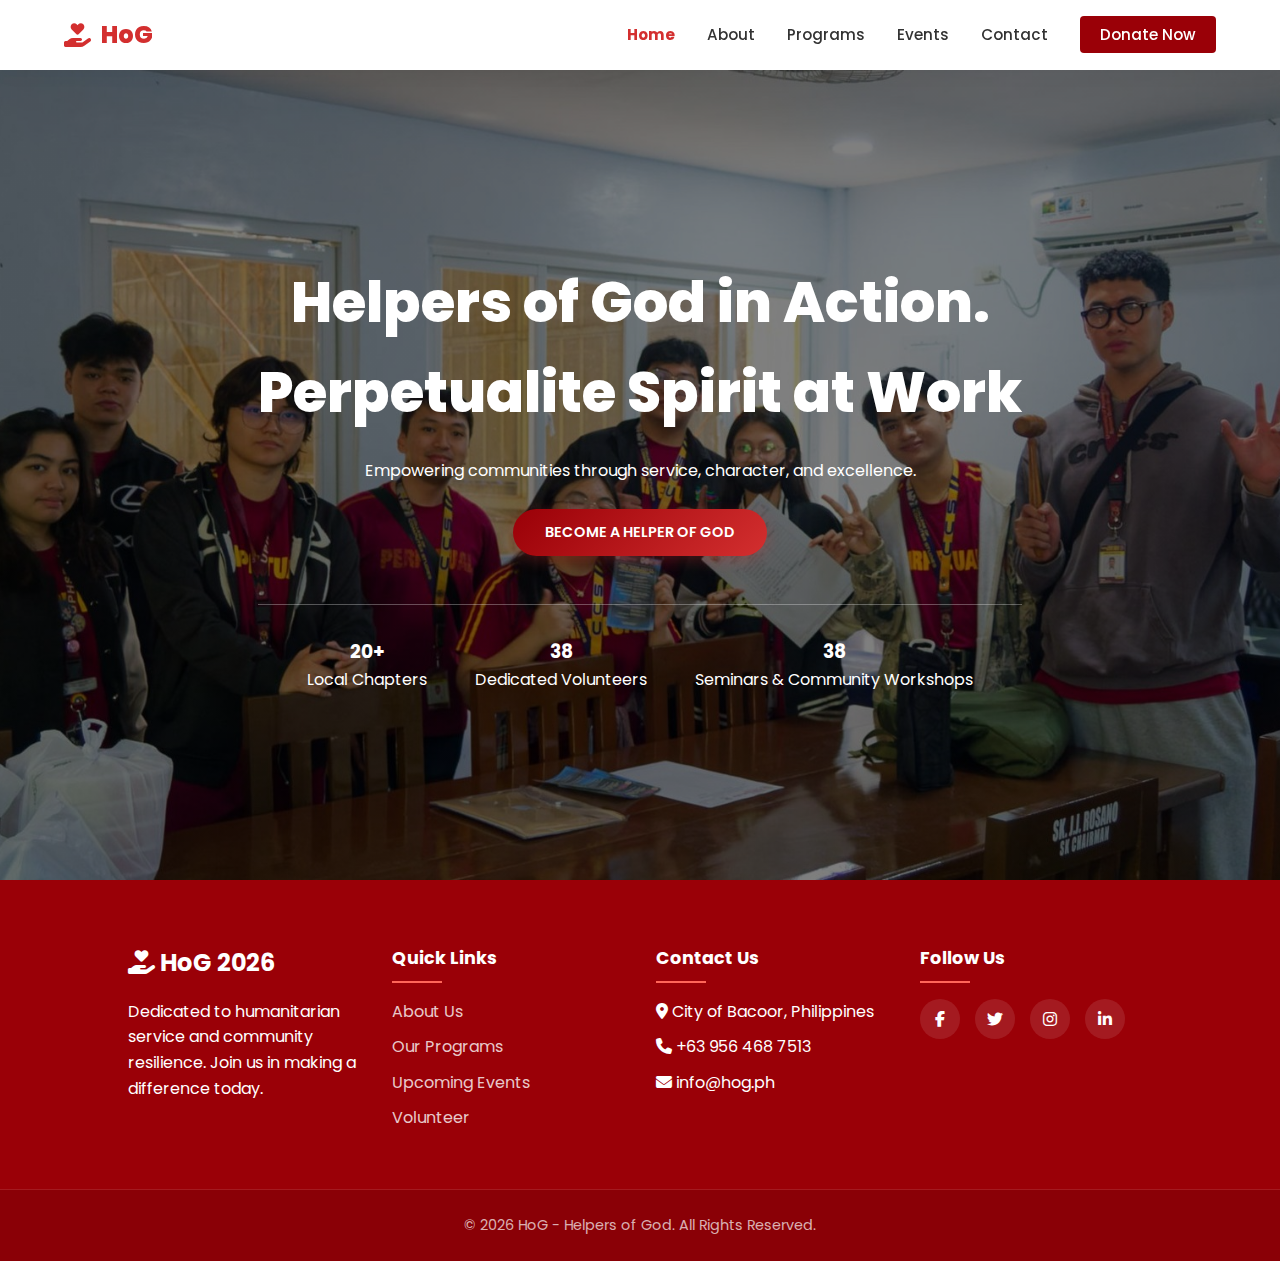
<file: index.html>
<!DOCTYPE html>
<html lang="en">
<head>
    <meta charset="UTF-8">
    <meta name="viewport" content="width=device-width, initial-scale=1.0">
    <title> Home | HoG - Helpers of God</title>
    <link rel="stylesheet" href="css/style.css">
    <link rel="shortcut icon" type="image/x-icon" href="assets/images/branding/hog.png"/>
    <link rel="stylesheet" href="https://cdnjs.cloudflare.com/ajax/libs/font-awesome/6.4.0/css/all.min.css">
    <script src="js/script.js" defer></script>
</head>
<body>
    <nav>
        <div class="logo"><i class="fa-solid fa-hand-holding-heart"></i> HoG</div>
        <ul class="nav-links">
            <li><a href="index.html" class="active">Home</a></li>
            <li><a href="pages/about.html">About</a></li>
            <li><a href="pages/programs.html">Programs</a></li>
            <li><a href="pages/events.html">Events</a></li>
            <li><a href="pages/contact.html">Contact</a></li>
            <li><a href="pages/donate.html" class="donate-nav-btn">Donate Now</a></li>
        </ul>
    </nav>

    <header class="hero">
        <div class="hero-content">
            <h1>Helpers of God in Action.<br>Perpetualite Spirit at Work</h1>
            <p>Empowering communities through service, character, and excellence.</p>
            <br>
            <a href="pages/contact.html" class="btn btn-primary">Become a Helper of God</a>
            
            <div class="hero-stats">
                <div class="stat-item"><h3 data-target="20">0</h3><p>Local Chapters</p></div>
                <div class="stat-item"><h3 data-target="100">0</h3><p>Dedicated Volunteers</p></div>
                <div class="stat-item"><h3 data-target="50">0</h3><p>Seminars & Community Workshops</p></div>
            </div>
        </div>
    </header>

<div id="urgentTicker" class="alert-ticker" style="text-align: left; display: none;">
    <div style="margin-bottom: 8px;">
        <strong>Relief Operations in Progress.</strong> 
        Stand With Those in Need.
    </div>
    
    <div>
        <a href="pages/donate.html" style="color: white; font-weight: 700; text-decoration: none;">
            <span style="text-decoration: underline;">Help Now</span> 
            <i class="fa-solid fa-arrow-right" style="margin-left: 5px;"></i>
        </a>
    </div>
</div>
    <footer>
        <div class="footer-container">
            <div class="footer-col">
                <h3><i class="fa-solid fa-hand-holding-heart"></i> HoG 2026</h3>
                <p>Dedicated to humanitarian service and community resilience. Join us in making a difference today.</p>
            </div>

            <div class="footer-col">
                <h4>Quick Links</h4>
                <ul>
                    <li><a href="pages/about.html">About Us</a></li>
                    <li><a href="pages/programs.html">Our Programs</a></li>
                    <li><a href="pages/events.html">Upcoming Events</a></li>
                    <li><a href="pages/contact.html">Volunteer</a></li>
                </ul>
            </div>

            <div class="footer-col">
                <h4>Contact Us</h4>
                <ul>
                    <li><i class="fa-solid fa-location-dot"></i> City of Bacoor, Philippines</li>
                    <li><i class="fa-solid fa-phone"></i> +63 956 468 7513</li>
                    <li><i class="fa-solid fa-envelope"></i> info@hog.ph</li>
                </ul>
            </div>

            <div class="footer-col">
                <h4>Follow Us</h4>
                <div class="social-links">
                    <a href="https://www.facebook.com/photo.php?fbid=1001029255387487&set=pb.100064412665180.-2207520000&type=3"><i class="fa-brands fa-facebook-f"></i></a>
                    <a href="https://www.facebook.com/photo.php?fbid=529161065907644&set=pb.100064412665180.-2207520000&type=3#"><i class="fa-brands fa-twitter"></i></a>
                    <a href="https://www.facebook.com/photo.php?fbid=391355754625876&set=pb.100057442329125.-2207520000&type=3"><i class="fa-brands fa-instagram"></i></a>
                    <a href="https://www.facebook.com/photo.php?fbid=608677681056971&set=pb.100057442329125.-2207520000&type=3"><i class="fa-brands fa-linkedin-in"></i></a>
                </div>
            </div>
        </div>
        
        <div class="footer-bottom">
            <p>&copy; 2026 HoG - Helpers of God. All Rights Reserved.</p>
        </div>
    </footer>
</body>
</html>
</file>
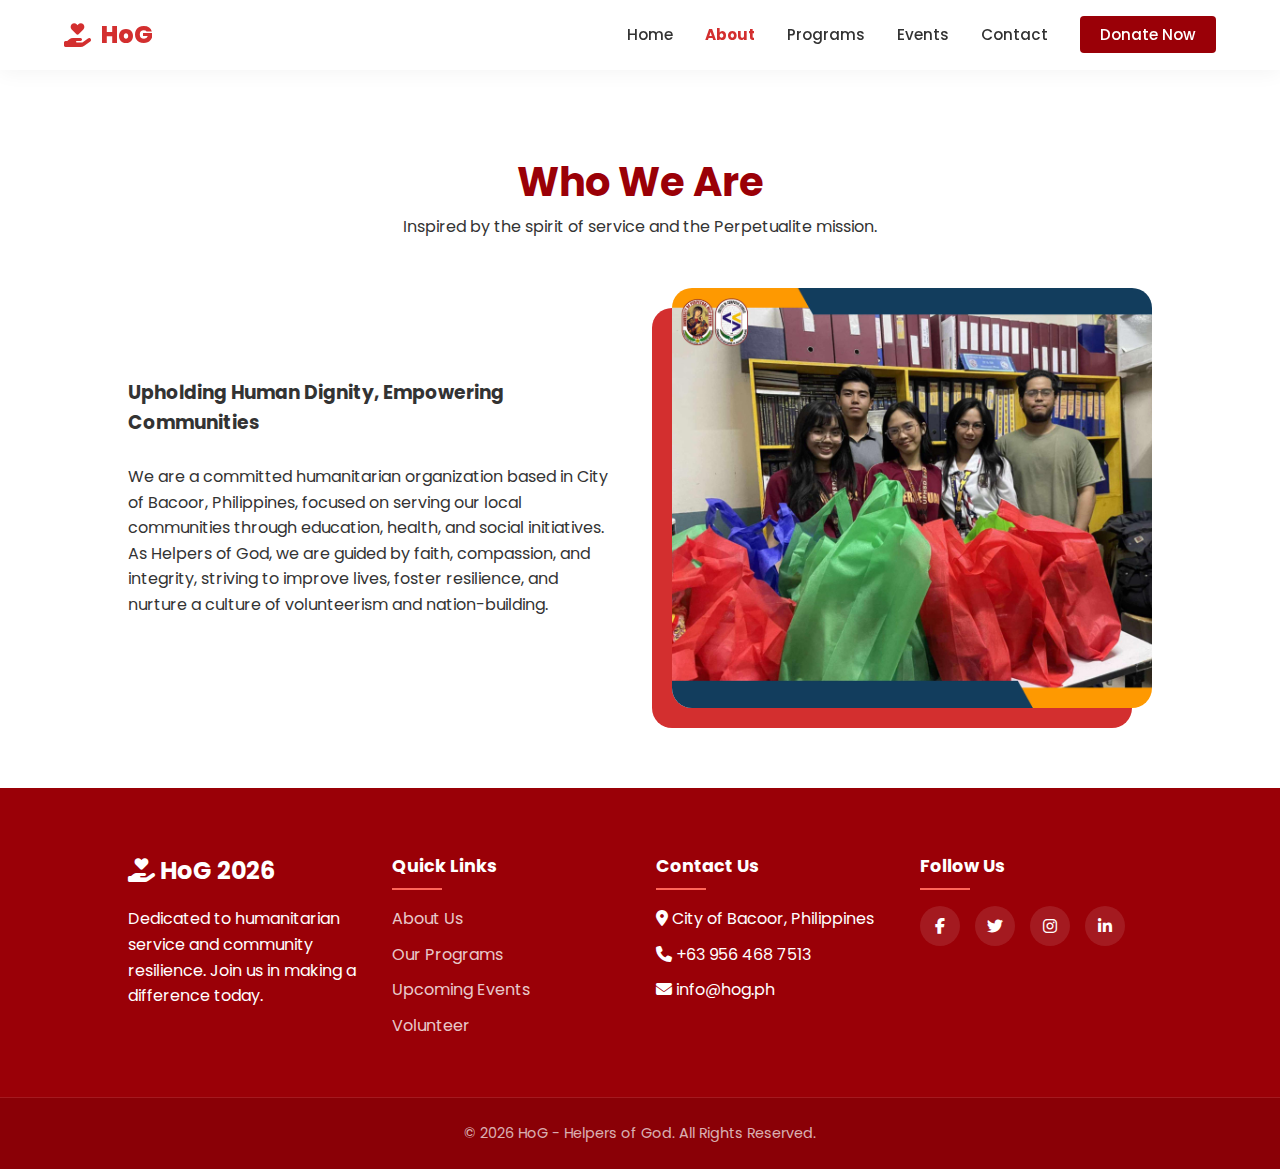
<file: pages/about.html>
<!DOCTYPE html>
<html lang="en">
<head>
    <meta charset="UTF-8">
    <meta name="viewport" content="width=device-width, initial-scale=1.0">
    <title>About Us | HoG - Helpers of God</title>
    <link rel="stylesheet" href="../css/style.css">
    <link rel="shortcut icon" type="image/x-icon" href="../assets/images/branding/hog.png"/>
    <link rel="stylesheet" href="https://cdnjs.cloudflare.com/ajax/libs/font-awesome/6.4.0/css/all.min.css">
    <script src="../js/script.js" defer></script>
</head>
<body>
    <nav>
        <div class="logo"><i class="fa-solid fa-hand-holding-heart"></i> HoG</div>
        <ul class="nav-links">
            <li><a href="../index.html">Home</a></li>
            <li><a href="about.html" class="active">About</a></li>
            <li><a href="programs.html">Programs</a></li>
            <li><a href="events.html">Events</a></li>
            <li><a href="contact.html">Contact</a></li>
            <li><a href="donate.html" class="donate-nav-btn">Donate Now</a></li>
        </ul>
    </nav>

    <section class="container">
        <div class="section-title">
            <h2>Who We Are</h2>
            <p>Inspired by the spirit of service and the Perpetualite mission.</p>
        </div>
        <div class="about-grid">
            <div class="about-text">
                <h3>Upholding Human Dignity, Empowering Communities</h3>
                <br>
                <p>We are a committed humanitarian organization based in City of Bacoor, Philippines, focused on serving our local communities through education, health, and social initiatives. As Helpers of God, we are guided by faith, compassion, and integrity, striving to improve lives, foster resilience, and nurture a culture of volunteerism and nation-building.</p>
            </div>
            <div class="about-img">
                <img src="../assets/images/backgrounds/helpers.jpg" alt="About Us">
            </div>
        </div>
    </section>
    <footer>
        <div class="footer-container">
            <div class="footer-col">
                <h3><i class="fa-solid fa-hand-holding-heart"></i> HoG 2026</h3>
                <p>Dedicated to humanitarian service and community resilience. Join us in making a difference today.</p>
            </div>

            <div class="footer-col">
                <h4>Quick Links</h4>
                <ul>
                    <li><a href="about.html">About Us</a></li>
                    <li><a href="programs.html">Our Programs</a></li>
                    <li><a href="events.html">Upcoming Events</a></li>
                    <li><a href="contact.html">Volunteer</a></li>
                </ul>
            </div>

            <div class="footer-col">
                <h4>Contact Us</h4>
                <ul>
                    <li><i class="fa-solid fa-location-dot"></i> City of Bacoor, Philippines</li>
                    <li><i class="fa-solid fa-phone"></i> +63 956 468 7513</li>
                    <li><i class="fa-solid fa-envelope"></i> info@hog.ph</li>
                </ul>
            </div>

            <div class="footer-col">
                <h4>Follow Us</h4>
                <div class="social-links">
                    <a href="https://www.facebook.com/photo.php?fbid=1001029255387487&set=pb.100064412665180.-2207520000&type=3"><i class="fa-brands fa-facebook-f"></i></a>
                    <a href="https://www.facebook.com/photo.php?fbid=529161065907644&set=pb.100064412665180.-2207520000&type=3#"><i class="fa-brands fa-twitter"></i></a>
                    <a href="https://www.facebook.com/photo.php?fbid=391355754625876&set=pb.100057442329125.-2207520000&type=3"><i class="fa-brands fa-instagram"></i></a>
                    <a href="https://www.facebook.com/photo.php?fbid=608677681056971&set=pb.100057442329125.-2207520000&type=3"><i class="fa-brands fa-linkedin-in"></i></a>
                </div>
            </div>
        </div>
        
        <div class="footer-bottom">
            <p>&copy; 2026 HoG - Helpers of God. All Rights Reserved.</p>
        </div>
    </footer>
</body>
</html>
</file>
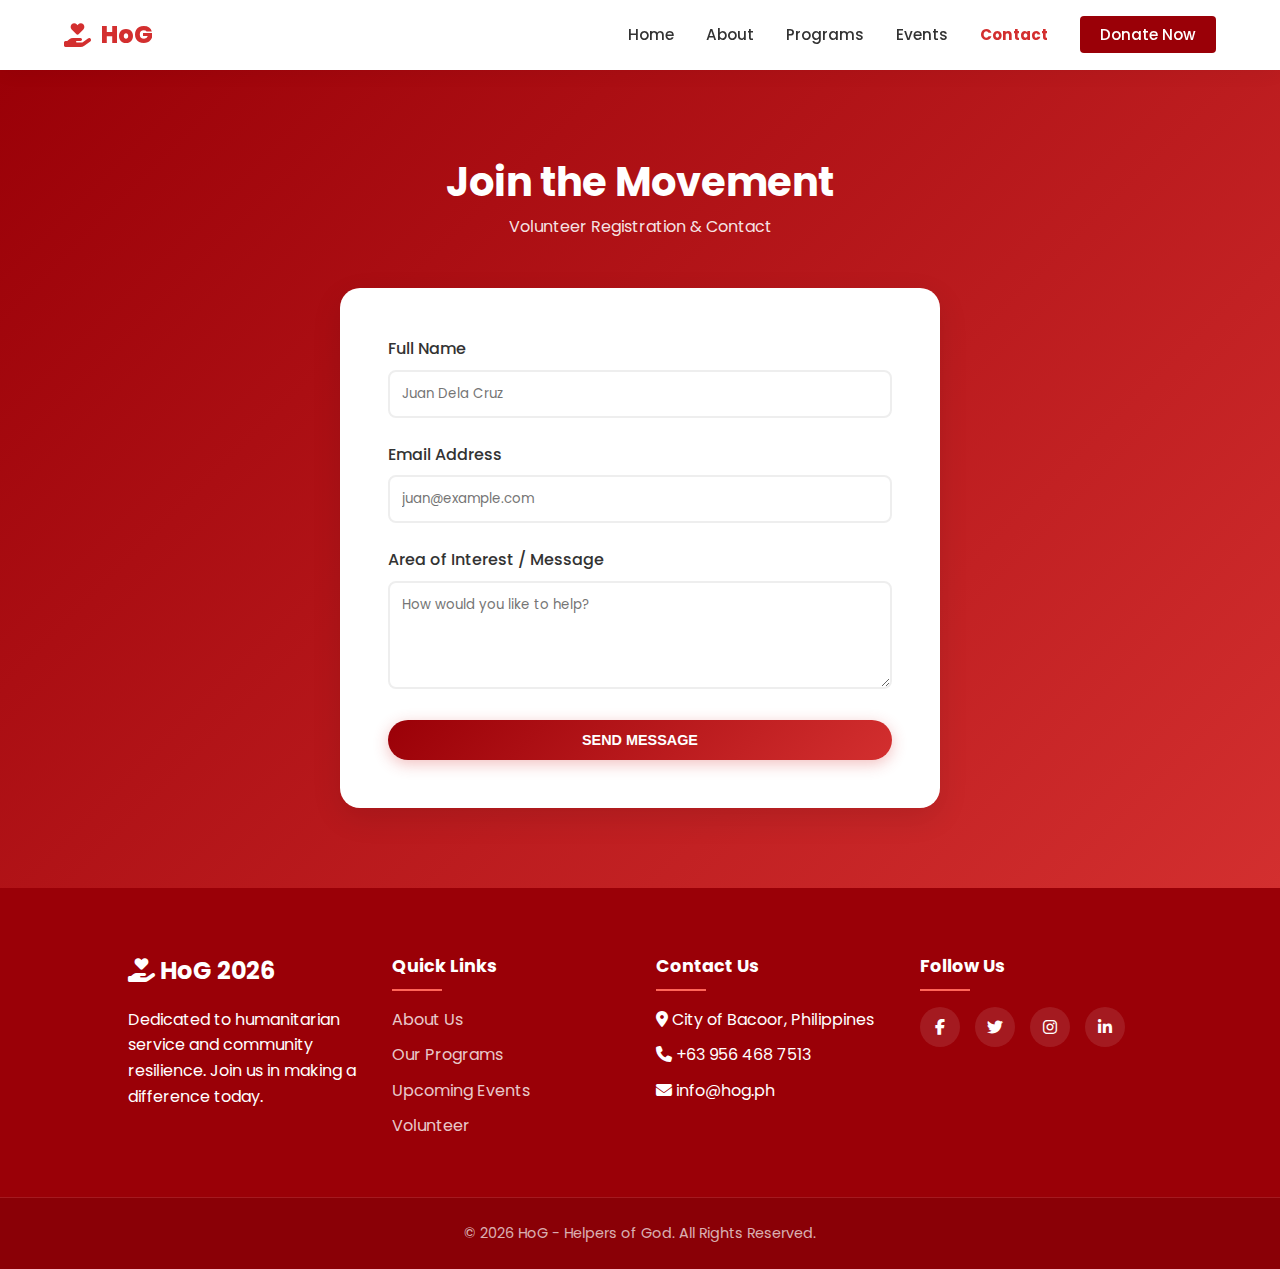
<file: pages/contact.html>
<!DOCTYPE html>
<html lang="en">
<head>
    <meta charset="UTF-8">
    <meta name="viewport" content="width=device-width, initial-scale=1.0">
    <title>Contact & Volunteer | HoG - Helpers of God</title>
    <link rel="stylesheet" href="../css/style.css">
    <link rel="shortcut icon" type="image/x-icon" href="../assets/images/branding/hog.png"/>
    <link rel="stylesheet" href="https://cdnjs.cloudflare.com/ajax/libs/font-awesome/6.4.0/css/all.min.css">
    <script src="../js/script.js" defer></script>
</head>
<body>
    <nav>
        <div class="logo"><i class="fa-solid fa-hand-holding-heart"></i> HoG</div>
        <ul class="nav-links">
            <li><a href="../index.html">Home</a></li>
            <li><a href="about.html">About</a></li>
            <li><a href="programs.html">Programs</a></li>
            <li><a href="events.html">Events</a></li>
            <li><a href="contact.html" class="active">Contact</a></li>
            <li><a href="donate.html" class="donate-nav-btn">Donate Now</a></li>
        </ul>
    </nav>

    <section class="container" style="background: var(--gradient-main);">
        <div class="section-title" style="color: white;">
            <h2 style="color: white;">Join the Movement</h2>
            <p style="color: rgba(255,255,255,0.9);">Volunteer Registration & Contact</p>
        </div>

        <div class="form-wrapper">
            <form id="volunteerForm">
                <div class="input-group">
                    <label>Full Name</label>
                    <input type="text" id="name" placeholder="Juan Dela Cruz">
                    <div class="error-msg" id="nameError">Name is required</div>
                </div>
                <div class="input-group">
                    <label>Email Address</label>
                    <input type="email" id="email" placeholder="juan@example.com">
                    <div class="error-msg" id="emailError">Valid email required</div>
                </div>
                <div class="input-group">
                    <label>Area of Interest / Message</label>
                    <textarea rows="4" placeholder="How would you like to help?"></textarea>
                </div>
                <button type="submit" class="btn btn-primary" style="width: 100%;">Send Message</button>
            </form>
        </div>
    </section>
    <footer>
        <div class="footer-container">
            <div class="footer-col">
                <h3><i class="fa-solid fa-hand-holding-heart"></i> HoG 2026</h3>
                <p>Dedicated to humanitarian service and community resilience. Join us in making a difference today.</p>
            </div>

            <div class="footer-col">
                <h4>Quick Links</h4>
                <ul>
                    <li><a href="about.html">About Us</a></li>
                    <li><a href="programs.html">Our Programs</a></li>
                    <li><a href="events.html">Upcoming Events</a></li>
                    <li><a href="contact.html">Volunteer</a></li>
                </ul>
            </div>

            <div class="footer-col">
                <h4>Contact Us</h4>
                <ul>
                    <li><i class="fa-solid fa-location-dot"></i> City of Bacoor, Philippines</li>
                    <li><i class="fa-solid fa-phone"></i> +63 956 468 7513</li>
                    <li><i class="fa-solid fa-envelope"></i> info@hog.ph</li>
                </ul>
            </div>

            <div class="footer-col">
                <h4>Follow Us</h4>
                <div class="social-links">
                    <a href="https://www.facebook.com/photo.php?fbid=1001029255387487&set=pb.100064412665180.-2207520000&type=3"><i class="fa-brands fa-facebook-f"></i></a>
                    <a href="https://www.facebook.com/photo.php?fbid=529161065907644&set=pb.100064412665180.-2207520000&type=3#"><i class="fa-brands fa-twitter"></i></a>
                    <a href="https://www.facebook.com/photo.php?fbid=391355754625876&set=pb.100057442329125.-2207520000&type=3"><i class="fa-brands fa-instagram"></i></a>
                    <a href="https://www.facebook.com/photo.php?fbid=608677681056971&set=pb.100057442329125.-2207520000&type=3"><i class="fa-brands fa-linkedin-in"></i></a>
                </div>
            </div>
        </div>
        
        <div class="footer-bottom">
            <p>&copy; 2026 HoG - Helpers of God. All Rights Reserved.</p>
        </div>
    </footer>
    <div id="successModal" class="modal-overlay">
    <div class="modal-box">
        <i class="fa-solid fa-circle-check modal-icon"></i>
        <h3>Application Sent!</h3>
        <p>Thank you for volunteering. We will review your details and contact you soon.</p>
        <button class="btn btn-primary" onclick="closeModal()">Close</button>
    </div>
</div>
</body>
</html>
</file>
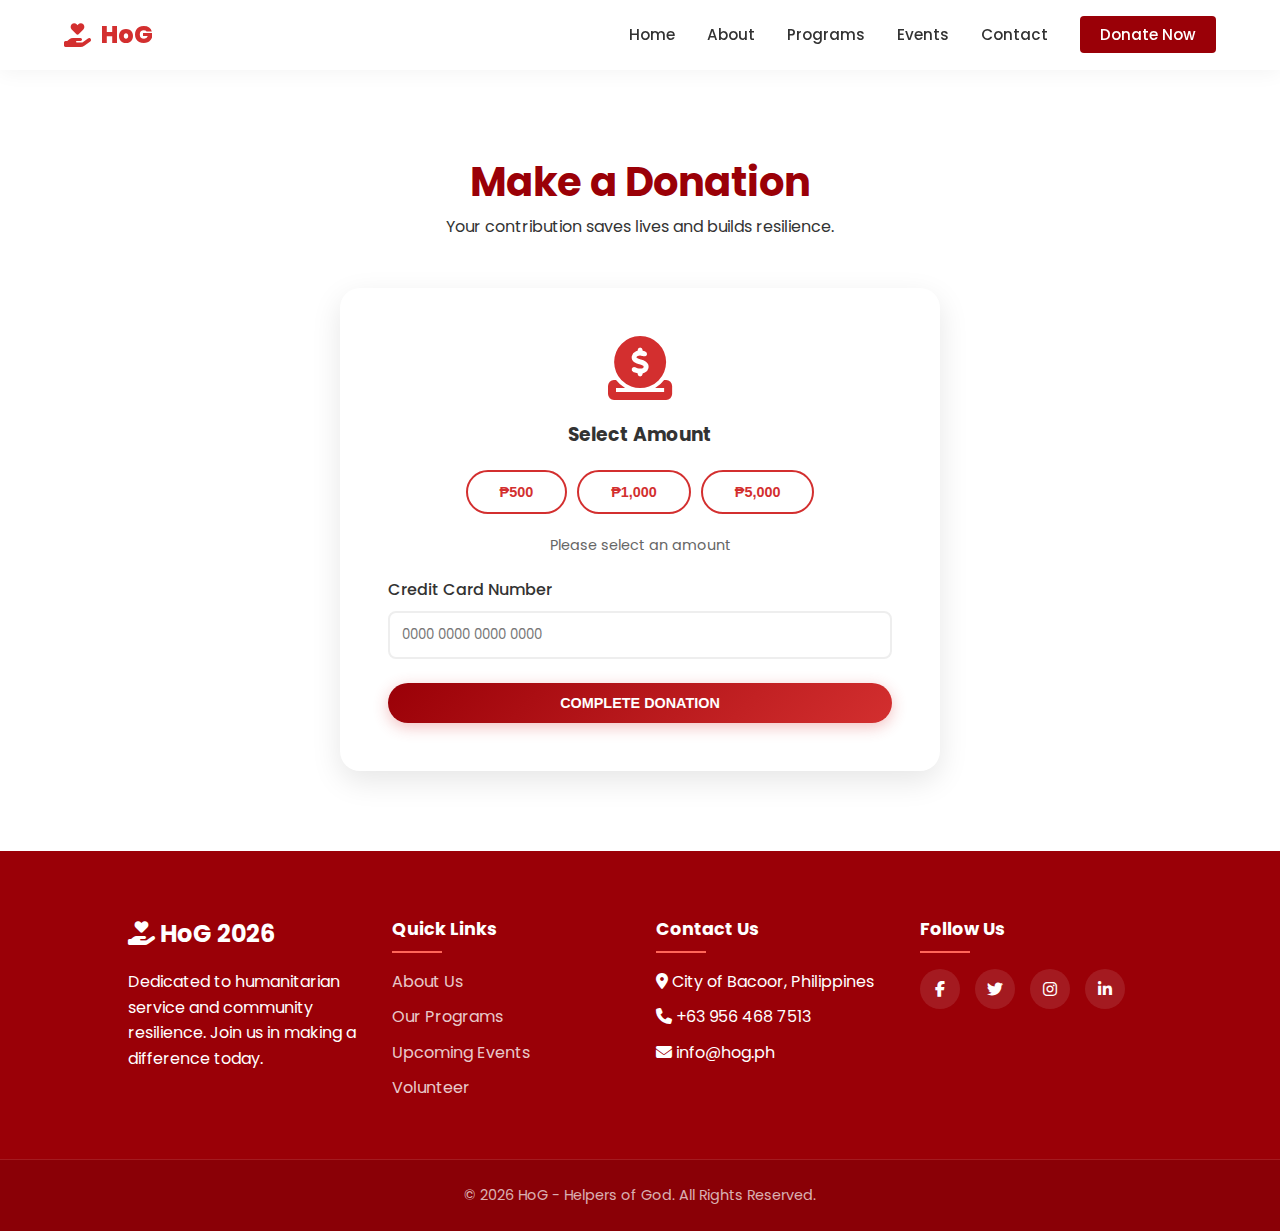
<file: pages/donate.html>
<!DOCTYPE html>
<html lang="en">
<head>
    <meta charset="UTF-8">
    <meta name="viewport" content="width=device-width, initial-scale=1.0">
    <title>Donate | HoG - Helpers of God</title>
    <link rel="stylesheet" href="../css/style.css">
    <link rel="shortcut icon" type="image/x-icon" href="../assets/images/branding/hog.png"/>
    <link rel="stylesheet" href="https://cdnjs.cloudflare.com/ajax/libs/font-awesome/6.4.0/css/all.min.css">
    <script src="../js/script.js" defer></script>
</head>
<body>
    <nav>
        <div class="logo"><i class="fa-solid fa-hand-holding-heart"></i> HoG</div>
        <ul class="nav-links">
            <li><a href="../index.html">Home</a></li>
            <li><a href="about.html">About</a></li>
            <li><a href="programs.html">Programs</a></li>
            <li><a href="events.html">Events</a></li>
            <li><a href="contact.html">Contact</a></li>
            <li><a href="donate.html" class="donate-nav-btn">Donate Now</a></li>
        </ul>
    </nav>

<section class="container" style="text-align: center;">
        <div class="section-title">
            <h2>Make a Donation</h2>
            <p>Your contribution saves lives and builds resilience.</p>
        </div>

        <div class="form-wrapper" style="margin-top: 2rem; position: relative;">
            <i class="fa-solid fa-circle-dollar-to-slot" style="font-size: 4rem; color: var(--red-primary); margin-bottom: 20px;"></i>
            
            <h3>Select Amount</h3>
            
            <div class="amount-options" style="display: flex; gap: 10px; justify-content: center; margin: 20px 0; flex-wrap: wrap;">
                <button type="button" class="btn btn-outline donate-amount" onclick="selectAmount(this, 500)">₱500</button>
                <button type="button" class="btn btn-outline donate-amount" onclick="selectAmount(this, 1000)">₱1,000</button>
                <button type="button" class="btn btn-outline donate-amount" onclick="selectAmount(this, 5000)">₱5,000</button>
            </div>
            <p id="selected-msg" style="color: var(--text-gray); font-size: 0.9rem; margin-bottom: 20px;">Please select an amount</p>

            <div class="input-group" style="text-align: left;">
                <label>Credit Card Number</label>
                <input type="text" id="cardNumber" placeholder="0000 0000 0000 0000" maxlength="19">
                <div class="error-msg" id="cardError">Please enter a valid card number</div>
            </div>

            <button class="btn btn-primary" style="width: 100%;" onclick="processDonation()">Complete Donation</button>
        </div>
    </section>
    <footer>
        <div class="footer-container">
            <div class="footer-col">
                <h3><i class="fa-solid fa-hand-holding-heart"></i> HoG 2026</h3>
                <p>Dedicated to humanitarian service and community resilience. Join us in making a difference today.</p>
            </div>

            <div class="footer-col">
                <h4>Quick Links</h4>
                <ul>
                    <li><a href="about.html">About Us</a></li>
                    <li><a href="programs.html">Our Programs</a></li>
                    <li><a href="events.html">Upcoming Events</a></li>
                    <li><a href="contact.html">Volunteer</a></li>
                </ul>
            </div>

            <div class="footer-col">
                <h4>Contact Us</h4>
                <ul>
                    <li><i class="fa-solid fa-location-dot"></i> City of Bacoor, Philippines</li>
                    <li><i class="fa-solid fa-phone"></i> +63 956 468 7513</li>
                    <li><i class="fa-solid fa-envelope"></i> info@hog.ph</li>
                </ul>
            </div>

            <div class="footer-col">
                <h4>Follow Us</h4>
                <div class="social-links">
                    <a href="https://www.facebook.com/photo.php?fbid=1001029255387487&set=pb.100064412665180.-2207520000&type=3"><i class="fa-brands fa-facebook-f"></i></a>
                    <a href="https://www.facebook.com/photo.php?fbid=529161065907644&set=pb.100064412665180.-2207520000&type=3#"><i class="fa-brands fa-twitter"></i></a>
                    <a href="https://www.facebook.com/photo.php?fbid=391355754625876&set=pb.100057442329125.-2207520000&type=3"><i class="fa-brands fa-instagram"></i></a>
                    <a href="https://www.facebook.com/photo.php?fbid=608677681056971&set=pb.100057442329125.-2207520000&type=3"><i class="fa-brands fa-linkedin-in"></i></a>
                </div>
            </div>
        </div>
        
        <div class="footer-bottom">
            <p>&copy; 2026 HoG - Helpers of God. All Rights Reserved.</p>
        </div>
        <div id="donateModal" class="modal-overlay">
    <div class="modal-box">
        <i class="fa-solid fa-heart-circle-check modal-icon"></i>
        <h3>Thank You!</h3>
        <p>We have received your donation of <strong id="confirmAmount" style="color: var(--red-primary);">₱0</strong>.</p>
        <p style="font-size: 0.8rem; color: #999;">Reference ID: #HOG-2026-X89</p>
        <br>
        <button class="btn btn-primary" onclick="closeDonateModal()">Done</button>
    </div>
</div>
    </footer>
</body>
</html>
</file>
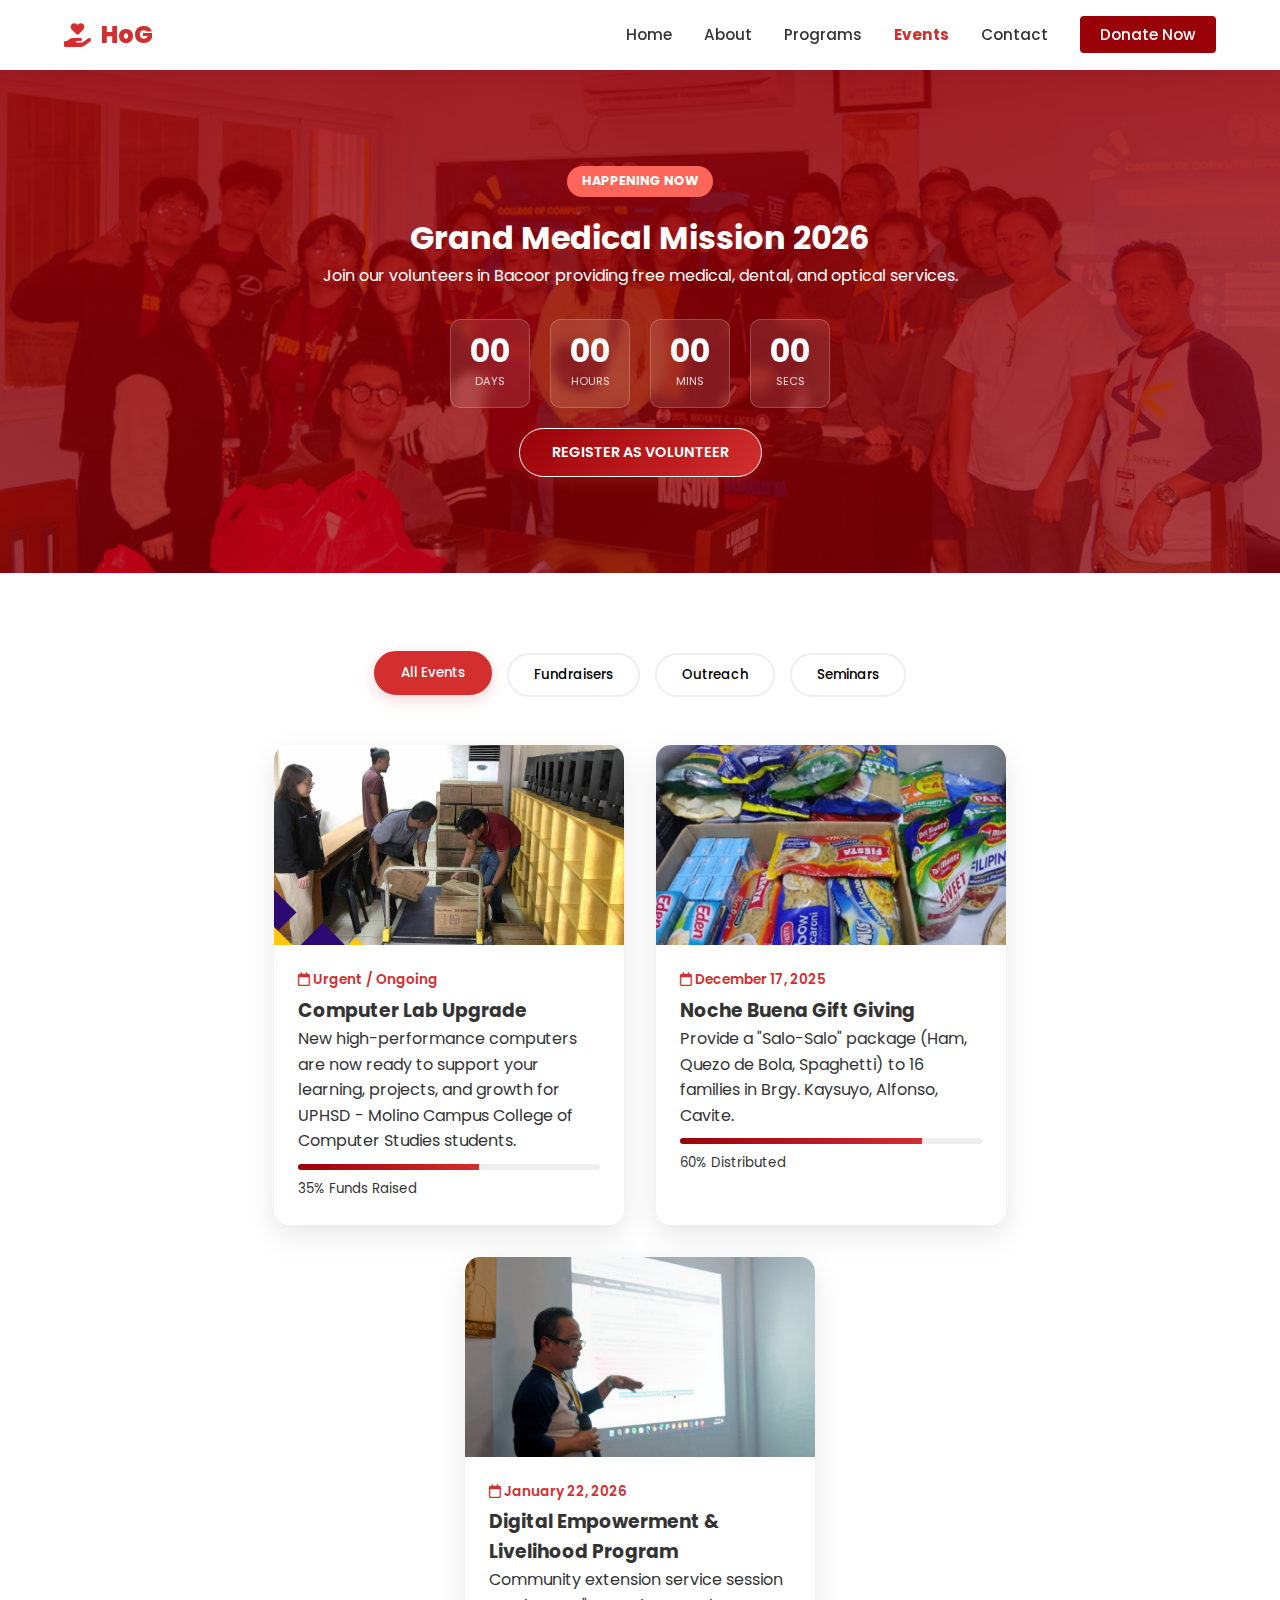
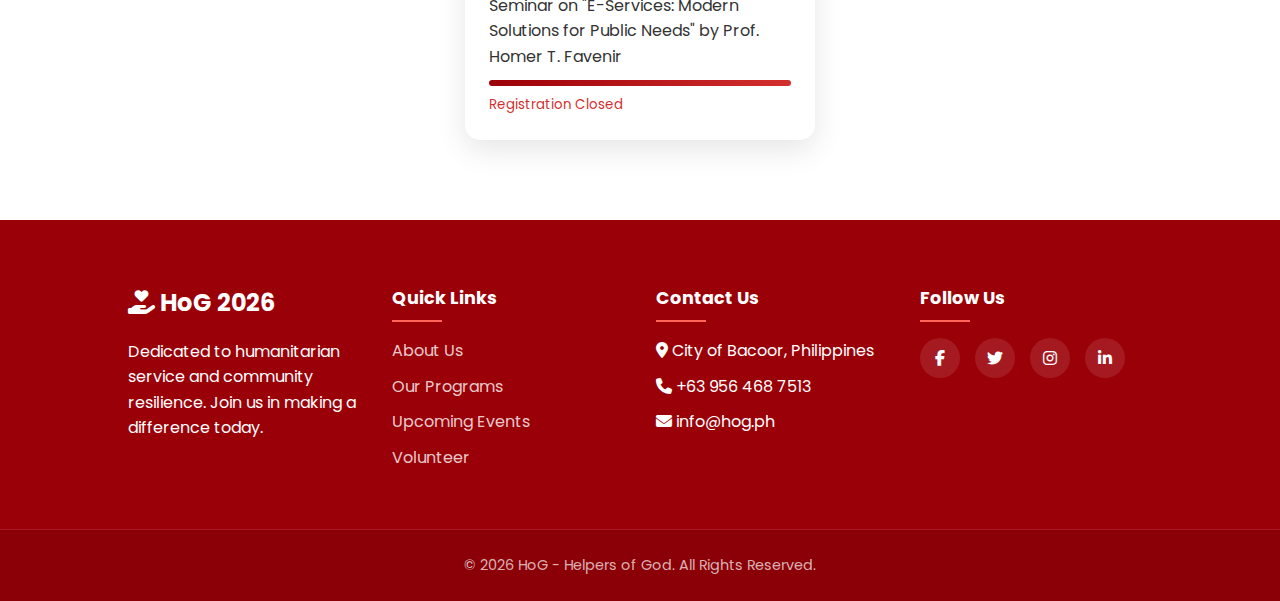
<file: pages/events.html>
<!DOCTYPE html>
<html lang="en">
<head>
    <meta charset="UTF-8">
    <meta name="viewport" content="width=device-width, initial-scale=1.0">
    <title>Events | HoG - Helpers of God</title>
    <link rel="stylesheet" href="../css/style.css">
    <link rel="shortcut icon" type="image/x-icon" href="../assets/images/branding/hog.png"/>
    <link rel="stylesheet" href="https://cdnjs.cloudflare.com/ajax/libs/font-awesome/6.4.0/css/all.min.css">
    <script src="../js/script.js" defer></script>
</head>
<body>
    
    <nav>
        <div class="logo"><i class="fa-solid fa-hand-holding-heart"></i> HoG</div>
        <ul class="nav-links">
            <li><a href="../index.html">Home</a></li>
            <li><a href="about.html">About</a></li>
            <li><a href="programs.html">Programs</a></li>
            <li><a href="events.html" class="active">Events</a></li>
            <li><a href="contact.html">Contact</a></li>
            <li><a href="donate.html" class="donate-nav-btn">Donate Now</a></li>
        </ul>
    </nav>

    <header class="event-hero">
        <div class="event-hero-content">
            <span class="badge-urgent">Happening Now</span>
            <h1>Grand Medical Mission 2026</h1>
            <p>Join our volunteers in Bacoor providing free medical, dental, and optical services.</p>
            
            <div class="countdown-container">
                <div class="time-box"><span id="days">00</span><small>Days</small></div>
                <div class="time-box"><span id="hours">00</span><small>Hours</small></div>
                <div class="time-box"><span id="minutes">00</span><small>Mins</small></div>
                <div class="time-box"><span id="seconds">00</span><small>Secs</small></div>
            </div>

            <a href="contact.html" class="btn btn-primary" style="margin-top: 20px; border: 1px solid white;">Register as Volunteer</a>
        </div>
    </header>

    <section class="container">
        <div class="filter-container">
            <button class="filter-btn active" onclick="filterEvents('all')">All Events</button>
            <button class="filter-btn" onclick="filterEvents('fundraiser')">Fundraisers</button>
            <button class="filter-btn" onclick="filterEvents('outreach')">Outreach</button>
            <button class="filter-btn" onclick="filterEvents('seminar')">Seminars</button>
        </div>

<div class="events-grid" id="eventsGrid">
            
            <div class="event-card" data-category="fundraiser">
                <div class="event-img-wrapper">
                    <img src="../assets/images/events/new-computers.jpg" alt="New Computers for Students">
                    <div class="event-overlay"></div>
                </div>
                <div class="event-info">
                    <span class="event-date"><i class="fa-regular fa-calendar"></i> Urgent / Ongoing</span>
                    <h3>Computer Lab Upgrade</h3>
                    <p>New high-performance computers are now ready to support your learning, projects, and growth for UPHSD - Molino Campus College of Computer Studies students.</p>
                    <div class="progress-bar-sm"><div class="fill" style="width: 60%"></div></div>
                    <small>35% Funds Raised</small>
                </div>
            </div>

            <div class="event-card" data-category="outreach">
                <div class="event-img-wrapper">
                    <img src="../assets/images/events/noche-buena.png" alt="Noche Buena Packs">
                    <div class="event-overlay">
                    </div>
                </div>
                <div class="event-info">
                    <span class="event-date"><i class="fa-regular fa-calendar"></i> December 17, 2025</span>
                    <h3>Noche Buena Gift Giving</h3>
                    <p>Provide a "Salo-Salo" package (Ham, Quezo de Bola, Spaghetti) to 16 families in Brgy. Kaysuyo, Alfonso, Cavite.</p>
                    <div class="progress-bar-sm"><div class="fill" style="width: 80%"></div></div>
                    <small>60% Distributed</small>
                </div>
            </div>

            <div class="event-card" data-category="seminar">
                <div class="event-img-wrapper">
                    <img src="../assets/images/events/seminar.jpg" alt="Training Seminar">
                    <div class="event-overlay">
                    </div>
                </div>
                <div class="event-info">
                    <span class="event-date"><i class="fa-regular fa-calendar"></i> January 22, 2026</span>
                    <h3>Digital Empowerment & Livelihood Program</h3>
                    <p>Community extension service session Seminar on "E-Services: Modern Solutions for Public Needs" by Prof. Homer T. Favenir</p>
                    <div class="progress-bar-sm"><div class="fill" style="width: 100%"></div></div>
                    <small style="color: var(--red-primary);">Registration Closed</small>
                </div>
            </div>

        </div>

        </div>
    </section>

    <footer>
        <div class="footer-container">
            <div class="footer-col">
                <h3><i class="fa-solid fa-hand-holding-heart"></i> HoG 2026</h3>
                <p>Dedicated to humanitarian service and community resilience. Join us in making a difference today.</p>
            </div>
            <div class="footer-col">
                <h4>Quick Links</h4>
                <ul>
                    <li><a href="about.html">About Us</a></li>
                    <li><a href="programs.html">Our Programs</a></li>
                    <li><a href="events.html">Upcoming Events</a></li>
                    <li><a href="contact.html">Volunteer</a></li>
                </ul>
            </div>
            <div class="footer-col">
                <h4>Contact Us</h4>
                <ul>
                    <li><i class="fa-solid fa-location-dot"></i> City of Bacoor, Philippines</li>
                    <li><i class="fa-solid fa-phone"></i> +63 956 468 7513</li>
                    <li><i class="fa-solid fa-envelope"></i> info@hog.ph</li>
                </ul>
            </div>
            <div class="footer-col">
                <h4>Follow Us</h4>
                <div class="social-links">
                    <a href="https://www.facebook.com/photo.php?fbid=1001029255387487&set=pb.100064412665180.-2207520000&type=3"><i class="fa-brands fa-facebook-f"></i></a>
                    <a href="https://www.facebook.com/photo.php?fbid=529161065907644&set=pb.100064412665180.-2207520000&type=3#"><i class="fa-brands fa-twitter"></i></a>
                    <a href="https://www.facebook.com/photo.php?fbid=391355754625876&set=pb.100057442329125.-2207520000&type=3"><i class="fa-brands fa-instagram"></i></a>
                    <a href="https://www.facebook.com/photo.php?fbid=608677681056971&set=pb.100057442329125.-2207520000&type=3"><i class="fa-brands fa-linkedin-in"></i></a>
                </div>
            </div>
        </div>
        <div class="footer-bottom">
            <p>&copy; 2026 HoG - Helpers of God. All Rights Reserved.</p>
        </div>
    </footer>
</body>
</html>
</file>
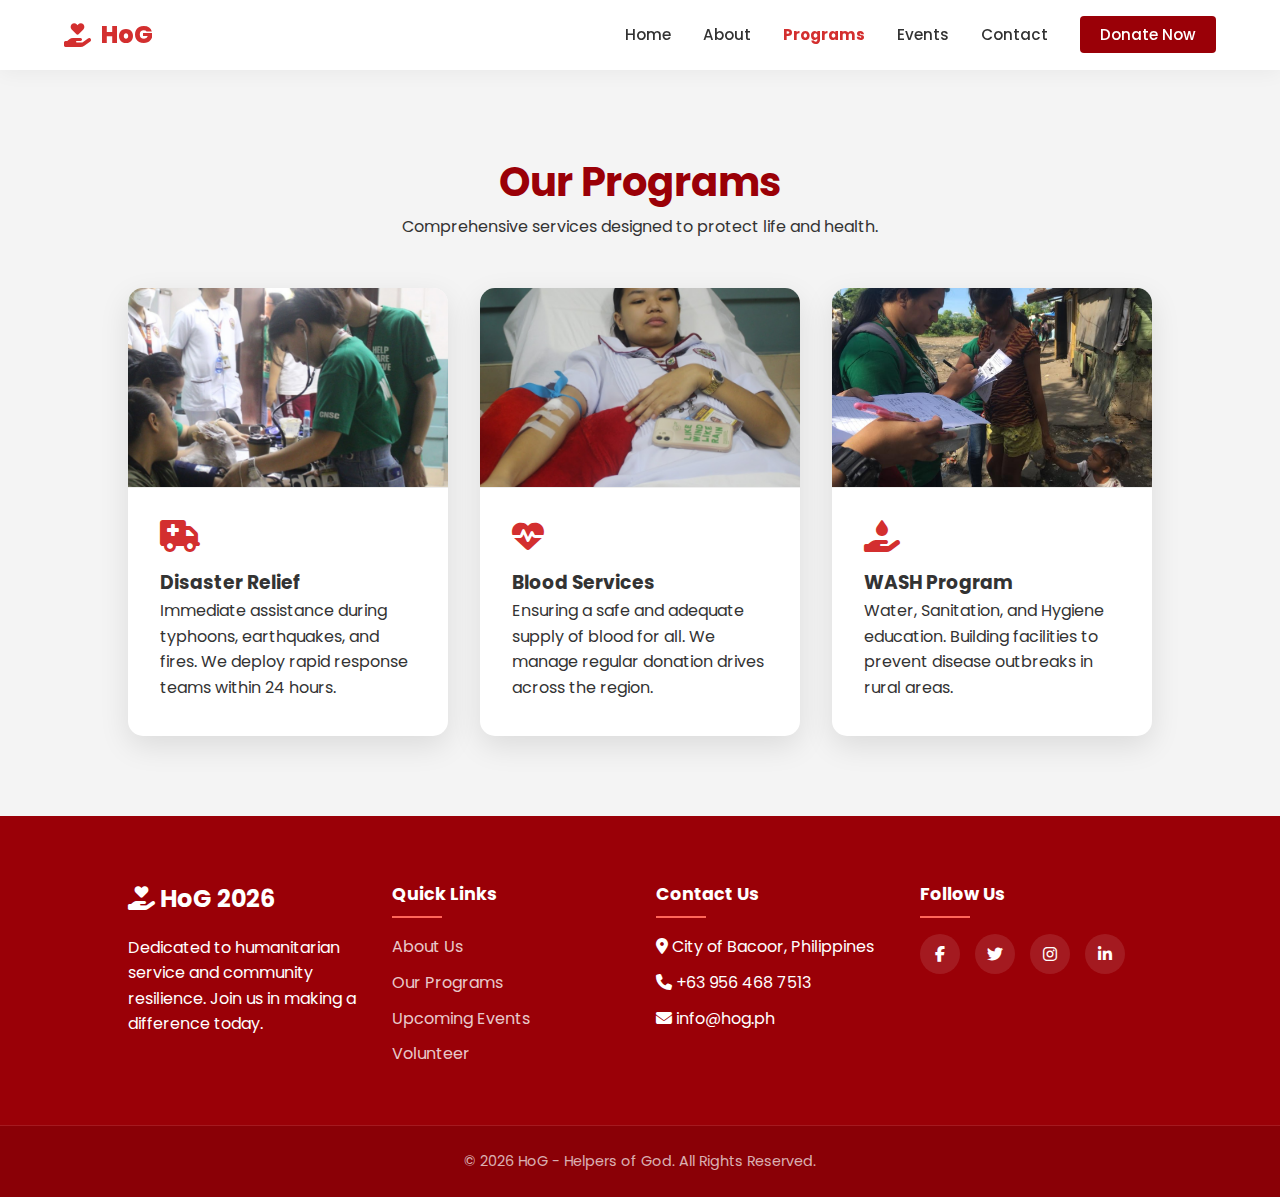
<file: pages/programs.html>
<!DOCTYPE html>
<html lang="en">
<head>
    <meta charset="UTF-8">
    <meta name="viewport" content="width=device-width, initial-scale=1.0">
    <title>Programs | HoG - Helpers of God</title>
    <link rel="stylesheet" href="../css/style.css">
    <link rel="shortcut icon" type="image/x-icon" href="../assets/images/branding/hog.png"/>
    <link rel="stylesheet" href="https://cdnjs.cloudflare.com/ajax/libs/font-awesome/6.4.0/css/all.min.css">
    <script src="../js/script.js" defer></script>
</head>
<body>
    <nav>
        <div class="logo"><i class="fa-solid fa-hand-holding-heart"></i> HoG</div>
        <ul class="nav-links">
            <li><a href="../index.html">Home</a></li>
            <li><a href="about.html">About</a></li>
            <li><a href="programs.html" class="active">Programs</a></li>
            <li><a href="events.html">Events</a></li>
            <li><a href="contact.html">Contact</a></li>
            <li><a href="donate.html" class="donate-nav-btn">Donate Now</a></li>
        </ul>
    </nav>

<section class="container" style="background-color: var(--gray-light);">
        <div class="section-title">
            <h2>Our Programs</h2>
            <p>Comprehensive services designed to protect life and health.</p>
        </div>
        
        <div class="services-container">
            
            <div class="service-card">
                <img src="../assets/images/programs/program-disaster.jpg" alt="Disaster Relief Operations" class="service-img">
                <div class="service-content">
                    <i class="fa-solid fa-truck-medical service-icon"></i>
                    <h3>Disaster Relief</h3>
                    <p>Immediate assistance during typhoons, earthquakes, and fires. We deploy rapid response teams within 24 hours.</p>
                </div>
            </div>

            <div class="service-card">
                <img src="../assets/images/programs/program-blood.jpg" alt="Blood Donation Drive" class="service-img">
                <div class="service-content">
                    <i class="fa-solid fa-heart-pulse service-icon"></i>
                    <h3>Blood Services</h3>
                    <p>Ensuring a safe and adequate supply of blood for all. We manage regular donation drives across the region.</p>
                </div>
            </div>

            <div class="service-card">
                <img src="../assets/images/programs/program-wash.jpg" alt="Water and Hygiene" class="service-img">
                <div class="service-content">
                    <i class="fa-solid fa-hand-holding-droplet service-icon"></i>
                    <h3>WASH Program</h3>
                    <p>Water, Sanitation, and Hygiene education. Building facilities to prevent disease outbreaks in rural areas.</p>
                </div>
            </div>

        </div>
    </section>
    <footer>
        <div class="footer-container">
            <div class="footer-col">
                <h3><i class="fa-solid fa-hand-holding-heart"></i> HoG 2026</h3>
                <p>Dedicated to humanitarian service and community resilience. Join us in making a difference today.</p>
            </div>

            <div class="footer-col">
                <h4>Quick Links</h4>
                <ul>
                    <li><a href="about.html">About Us</a></li>
                    <li><a href="programs.html">Our Programs</a></li>
                    <li><a href="events.html">Upcoming Events</a></li>
                    <li><a href="contact.html">Volunteer</a></li>
                </ul>
            </div>

            <div class="footer-col">
                <h4>Contact Us</h4>
                <ul>
                    <li><i class="fa-solid fa-location-dot"></i> City of Bacoor, Philippines</li>
                    <li><i class="fa-solid fa-phone"></i> +63 956 468 7513</li>
                    <li><i class="fa-solid fa-envelope"></i> info@hog.ph</li>
                </ul>
            </div>

            <div class="footer-col">
                <h4>Follow Us</h4>
                <div class="social-links">
                    <a href="https://www.facebook.com/photo.php?fbid=1001029255387487&set=pb.100064412665180.-2207520000&type=3"><i class="fa-brands fa-facebook-f"></i></a>
                    <a href="https://www.facebook.com/photo.php?fbid=529161065907644&set=pb.100064412665180.-2207520000&type=3#"><i class="fa-brands fa-twitter"></i></a>
                    <a href="https://www.facebook.com/photo.php?fbid=391355754625876&set=pb.100057442329125.-2207520000&type=3"><i class="fa-brands fa-instagram"></i></a>
                    <a href="https://www.facebook.com/photo.php?fbid=608677681056971&set=pb.100057442329125.-2207520000&type=3"><i class="fa-brands fa-linkedin-in"></i></a>
                </div>
            </div>
        </div>
        
        <div class="footer-bottom">
            <p>&copy; 2026 HoG - Helpers of God. All Rights Reserved.</p>
        </div>
    </footer>
</body>
</html>
</file>
<file: css/style.css>
/* style.css */
@import url('https://fonts.googleapis.com/css2?family=Poppins:wght@300;400;500;600;700;800&display=swap');

:root {
    --font-main: 'Poppins', sans-serif;
    --red-primary: #D32F2F; 
    --red-dark: #9A0007;
    --red-light: #FF6659;
    --white: #ffffff;
    --gray-light: #f4f4f4;
    --text-dark: #333333;
    --text-gray: #666666;
    --gradient-main: linear-gradient(135deg, var(--red-dark) 0%, var(--red-primary) 100%);
    --gradient-hover: linear-gradient(135deg, var(--red-primary) 0%, var(--red-light) 100%);
    --shadow-card: 0 10px 30px rgba(0,0,0,0.1);
}

* { margin: 0; padding: 0; box-sizing: border-box; }

body {
    font-family: var(--font-main);
    color: var(--text-dark);
    background-color: var(--white);
    line-height: 1.6;
}

a { text-decoration: none; color: inherit; transition: 0.3s; }
ul { list-style: none; }
img { max-width: 100%; display: block; }

/* NAVIGATION */
nav {
    background: var(--white);
    box-shadow: 0 2px 20px rgba(0,0,0,0.05);
    padding: 1rem 5%;
    display: flex;
    justify-content: space-between;
    align-items: center;
    position: sticky;
    top: 0;
    z-index: 1000;
}

.logo {
    font-size: 1.5rem;
    font-weight: 800;
    color: var(--red-primary);
    display: flex;
    align-items: center;
    gap: 10px;
}

.nav-links { display: flex; gap: 2rem; }

.nav-links a {
    font-weight: 500;
    font-size: 0.95rem;
    position: relative;
}

.nav-links a.active { color: var(--red-primary); font-weight: 700; }

.donate-nav-btn {
    background: var(--red-dark);
    color: white;
    padding: 8px 20px;
    border-radius: 4px;
}

/* COMPONENTS */
.container { padding: 5rem 10%; }
.section-title { text-align: center; margin-bottom: 3rem; }
.section-title h2 { font-size: 2.5rem; font-weight: 700; color: var(--red-dark); }

.btn {
    display: inline-block;
    padding: 12px 32px;
    border-radius: 50px;
    font-weight: 600;
    cursor: pointer;
    transition: all 0.3s ease;
    border: none;
    text-transform: uppercase;
    font-size: 0.9rem;
}

.btn-primary {
    background: var(--gradient-main);
    color: var(--white);
    box-shadow: 0 4px 15px rgba(211, 47, 47, 0.3);
}

.btn-primary:hover {
    transform: translateY(-3px);
    background: var(--gradient-hover);
}

.btn-sm {
    padding: 8px 20px;
    font-size: 0.8rem;
}

.btn-outline {
    border: 2px solid var(--red-primary);
    color: var(--red-primary);
    background: transparent;
}
.btn-outline:hover {
    background: var(--red-primary);
    color: var(--white);
}
/* PAGE SPECIFIC: HOME HERO */
.hero {
    height: 90vh;
    background: linear-gradient(rgba(0,0,0,0.5), rgba(0,0,0,0.5)), url('../assets/images/backgrounds/ces.jpg');
    background-size: cover;
    background-position: center;
    display: flex;
    align-items: center;
    justify-content: center;
    text-align: center;
    color: var(--white);
}

.hero h1 { font-size: 3.5rem; font-weight: 800; margin-bottom: 20px; }
.hero-stats { display: flex; justify-content: center; gap: 3rem; margin-top: 3rem; padding-top: 2rem; border-top: 1px solid rgba(255,255,255,0.3); }

/* PAGE SPECIFIC: ABOUT */
.about-grid { display: grid; grid-template-columns: 1fr 1fr; gap: 4rem; align-items: center; }
.about-img img { border-radius: 20px; box-shadow: -20px 20px 0 var(--red-primary); }

/* PAGE SPECIFIC: PROGRAMS */
.services-container { 
    display: grid; 
    grid-template-columns: repeat(auto-fit, minmax(300px, 1fr)); 
    gap: 2rem; 
}

.service-card {
    background: var(--white);
    padding: 0; 
    border-radius: 15px;
    box-shadow: var(--shadow-card);
    transition: 0.4s;
    border-bottom: 4px solid transparent;
    overflow: hidden; 
    display: flex;
    flex-direction: column;
}

.service-card:hover { 
    transform: translateY(-10px); 
    border-bottom: 4px solid var(--red-primary); 
}

.service-img {
    width: 100%;
    height: 200px; 
    object-fit: cover; 
    border-bottom: 1px solid #eee;
}

.service-content {
    padding: 2rem;
}

.service-icon { 
    font-size: 2rem; 
    color: var(--red-primary); 
    margin-bottom: 1rem; 
    display: block;
}

/* PAGE SPECIFIC: CAMPAIGNS (General) */
.campaign-card { display: flex; background: white; border-radius: 15px; overflow: hidden; margin-bottom: 2rem; box-shadow: var(--shadow-card); }
.campaign-img { flex: 1; min-height: 250px; } 
.campaign-img img { width: 100%; height: 100%; object-fit: cover; }
.campaign-info { flex: 1.5; padding: 2.5rem; }
.progress-bar { width: 100%; height: 10px; background: #eee; border-radius: 5px; margin: 1.5rem 0; overflow: hidden; }
.progress-fill { height: 100%; background: var(--gradient-main); width: 0%; transition: width 1.5s ease-in-out; }

/* PAGE SPECIFIC: CONTACT / FORM */
.form-wrapper { max-width: 600px; margin: 0 auto; background: white; padding: 3rem; border-radius: 20px; box-shadow: var(--shadow-card); }
.input-group { margin-bottom: 1.5rem; }
.input-group label { display: block; margin-bottom: 8px; font-weight: 500; }
.input-group input, .input-group select, .input-group textarea {
    width: 100%; padding: 12px; border: 2px solid #eee; border-radius: 8px; font-family: var(--font-main);
}
.error-msg { color: var(--red-primary); font-size: 0.8rem; display: none; margin-top: 5px; }

/* ALERT TICKER */
.alert-ticker {
    background: var(--red-dark); color: white; padding: 10px; position: fixed; bottom: 20px; right: 20px;
    border-radius: 8px; z-index: 900; max-width: 300px; display: none; animation: slideIn 0.5s ease;
}

/* --- FOOTER STYLES --- */
footer {
    background: var(--red-dark); 
    color: var(--white);
    padding-top: 4rem;
    margin-top: auto; 
}

.footer-container {
    display: grid;
    grid-template-columns: repeat(auto-fit, minmax(200px, 1fr));
    gap: 2rem;
    padding: 0 10% 3rem;
    border-bottom: 1px solid rgba(255,255,255,0.1);
}

.footer-col h3 {
    font-size: 1.5rem;
    margin-bottom: 1rem;
    color: var(--white);
}

.footer-col h4 {
    font-size: 1.1rem;
    margin-bottom: 1rem;
    position: relative;
    padding-bottom: 10px;
}

.footer-col h4::after {
    content: '';
    position: absolute;
    left: 0;
    bottom: 0;
    width: 50px;
    height: 2px;
    background: var(--red-light);
}

.footer-col ul li {
    margin-bottom: 10px;
}

.footer-col ul li a {
    color: rgba(255,255,255,0.8);
    transition: 0.3s;
}

.footer-col ul li a:hover {
    color: var(--white);
    padding-left: 5px; 
}

/* Social Icons */
.social-links {
    display: flex;
    gap: 15px;
}

.social-links a {
    display: inline-flex;
    justify-content: center;
    align-items: center;
    width: 40px;
    height: 40px;
    background: rgba(255,255,255,0.1);
    border-radius: 50%;
    color: var(--white);
    transition: 0.3s;
}

.social-links a:hover {
    background: var(--red-light);
    transform: translateY(-3px);
}

/* Bottom Copyright Bar */
.footer-bottom {
    text-align: center;
    padding: 1.5rem;
    font-size: 0.9rem;
    color: rgba(255,255,255,0.7);
    background: rgba(0,0,0,0.1); 
}

/* GENERAL ANIMATIONS */
@keyframes slideIn { from { transform: translateX(100%); } to { transform: translateX(0); } }
@keyframes fadeIn { from { opacity: 0; transform: translateY(20px); } to { opacity: 1; transform: translateY(0); } }
@keyframes pulse { 0% { opacity: 1; } 50% { opacity: 0.7; } 100% { opacity: 1; } }
@keyframes fadeInUp { from { opacity: 0; transform: translateY(20px); } to { opacity: 1; transform: translateY(0); } }

/* =========================================
   EVENTS PAGE EXCLUSIVE STYLES
   ========================================= */

/* 1. Hero with Background Overlay */
.event-hero {
    /* Updated to use your CES image or another hero bg from assets */
    background: linear-gradient(rgba(154, 0, 7, 0.85), rgba(154, 0, 7, 0.7)), url('../assets/images/backgrounds/kaysuyo.jpg'); 
    background-size: cover;
    background-position: center;
    padding: 6rem 10%;
    color: white;
    text-align: center;
}

.badge-urgent {
    background: var(--red-light);
    padding: 5px 15px;
    border-radius: 20px;
    font-size: 0.8rem;
    font-weight: 700;
    text-transform: uppercase;
    display: inline-block;
    margin-bottom: 15px;
    animation: pulse 2s infinite;
}

/* 2. Countdown Timer */
.countdown-container {
    display: flex;
    justify-content: center;
    gap: 20px;
    margin-top: 30px;
}

.time-box {
    background: rgba(255,255,255,0.1);
    backdrop-filter: blur(5px);
    border: 1px solid rgba(255,255,255,0.2);
    padding: 15px;
    border-radius: 10px;
    min-width: 80px;
}

.time-box span { display: block; font-size: 2rem; font-weight: 700; line-height: 1; }
.time-box small { font-size: 0.7rem; text-transform: uppercase; opacity: 0.8; }

/* 3. Filter Buttons */
.filter-container {
    text-align: center;
    margin-bottom: 3rem;
    display: flex;
    justify-content: center;
    gap: 15px;
    flex-wrap: wrap;
}

.filter-btn {
    padding: 10px 25px;
    border: 2px solid #eee;
    background: white;
    border-radius: 50px;
    cursor: pointer;
    font-family: var(--font-main);
    font-weight: 500;
    transition: 0.3s;
}

.filter-btn:hover, .filter-btn.active {
    background: var(--red-primary);
    color: white;
    border-color: var(--red-primary);
    transform: translateY(-2px);
    box-shadow: 0 5px 15px rgba(211, 47, 47, 0.2);
}

/* 4. Interactive Cards Grid */

.events-grid {
    display: flex;             /* Switch to Flexbox */
    flex-wrap: wrap;           /* Allows cards to wrap to the next line */
    justify-content: center;   /* Centers the cards perfectly */
    gap: 2rem;                 /* Space between cards */
}

.event-card {
    background: white;
    border-radius: 15px;
    overflow: hidden;
    box-shadow: var(--shadow-card);
    transition: all 0.4s ease;
    animation: fadeInUp 0.5s ease forwards;
    
    /* --- THE IMPORTANT FIX --- */
    width: 350px;              /* Forces the card to stay this size */
    max-width: 100%;           /* Ensures it fits on mobile screens */
    flex-grow: 0;              /* Prevents it from growing/stretching */
}

/* Hover: Lift Card */
.event-card:hover {
    transform: translateY(-10px);
    box-shadow: 0 20px 40px rgba(0,0,0,0.15);
}

.event-img-wrapper {
    height: 200px;
    position: relative;
    overflow: hidden;
}

/* Hover: Zoom Image */
.event-img-wrapper img {
    width: 100%;
    height: 100%;
    object-fit: cover;
    transition: transform 0.5s ease;
}

.event-card:hover .event-img-wrapper img {
    transform: scale(1.1); /* Slight Zoom effect */
}

/* Hover: Show Overlay Button */
.event-overlay {
    position: absolute;
    top: 0; left: 0; width: 100%; height: 100%;
    background: rgba(211, 47, 47, 0.7);
    display: flex;
    align-items: center;
    justify-content: center;
    opacity: 0;
    transition: opacity 0.3s ease;
}

.event-card:hover .event-overlay {
    opacity: 1;
}

.event-info { padding: 1.5rem; }
.event-date { font-size: 0.85rem; color: var(--red-primary); font-weight: 600; display: block; margin-bottom: 5px; }

/* Small Progress Bar for Cards */
.progress-bar-sm {
    height: 6px;
    background: #eee;
    border-radius: 3px;
    margin: 10px 0 5px;
    overflow: hidden;
}
.progress-bar-sm .fill {
    height: 100%;
    background: var(--gradient-main);
}
/* --- MODAL POP-UP STYLES --- */
.modal-overlay {
    display: none; /* Hidden by default */
    position: fixed;
    z-index: 2000; /* Sits on top of everything */
    left: 0;
    top: 0;
    width: 100%;
    height: 100%;
    background-color: rgba(0, 0, 0, 0.6); /* Dimmed background */
    align-items: center;
    justify-content: center;
    backdrop-filter: blur(3px); /* Blurs the background */
}

.modal-box {
    background: var(--white);
    padding: 2.5rem;
    border-radius: 20px;
    text-align: center;
    max-width: 400px;
    width: 90%;
    box-shadow: 0 20px 50px rgba(0,0,0,0.3);
    animation: popIn 0.4s cubic-bezier(0.175, 0.885, 0.32, 1.275); /* Bouncy animation */
}

.modal-icon {
    font-size: 4rem;
    color: var(--red-primary);
    margin-bottom: 1rem;
}

.modal-box h3 {
    font-size: 1.5rem;
    color: var(--text-dark);
    margin-bottom: 10px;
}

.modal-box p {
    color: var(--text-gray);
    font-size: 0.95rem;
    margin-bottom: 25px;
}

/* Animation Keyframes */
@keyframes popIn {
    from { transform: scale(0.5); opacity: 0; }
    to { transform: scale(1); opacity: 1; }
}

/* Pop-in Animation */
@keyframes popIn {
    from { transform: scale(0.5); opacity: 0; }
    to { transform: scale(1); opacity: 1; }
}
</file>
